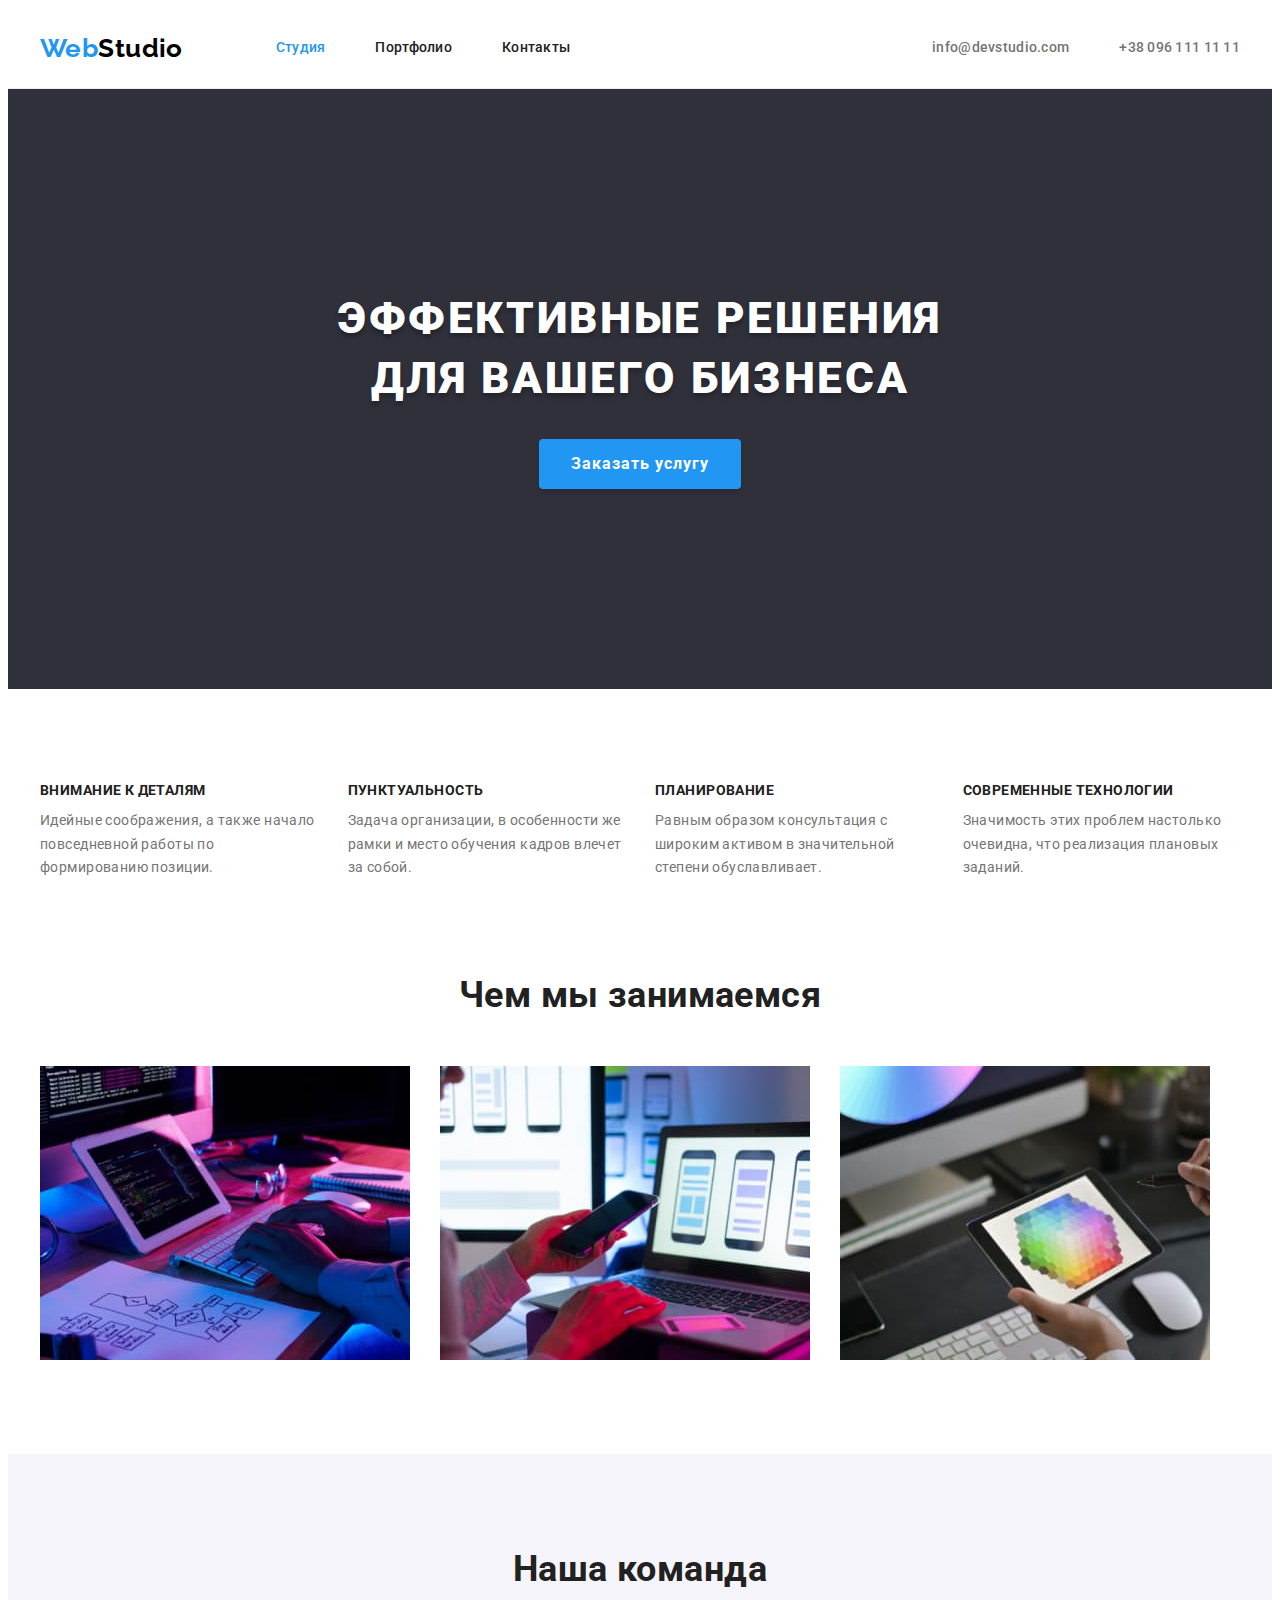
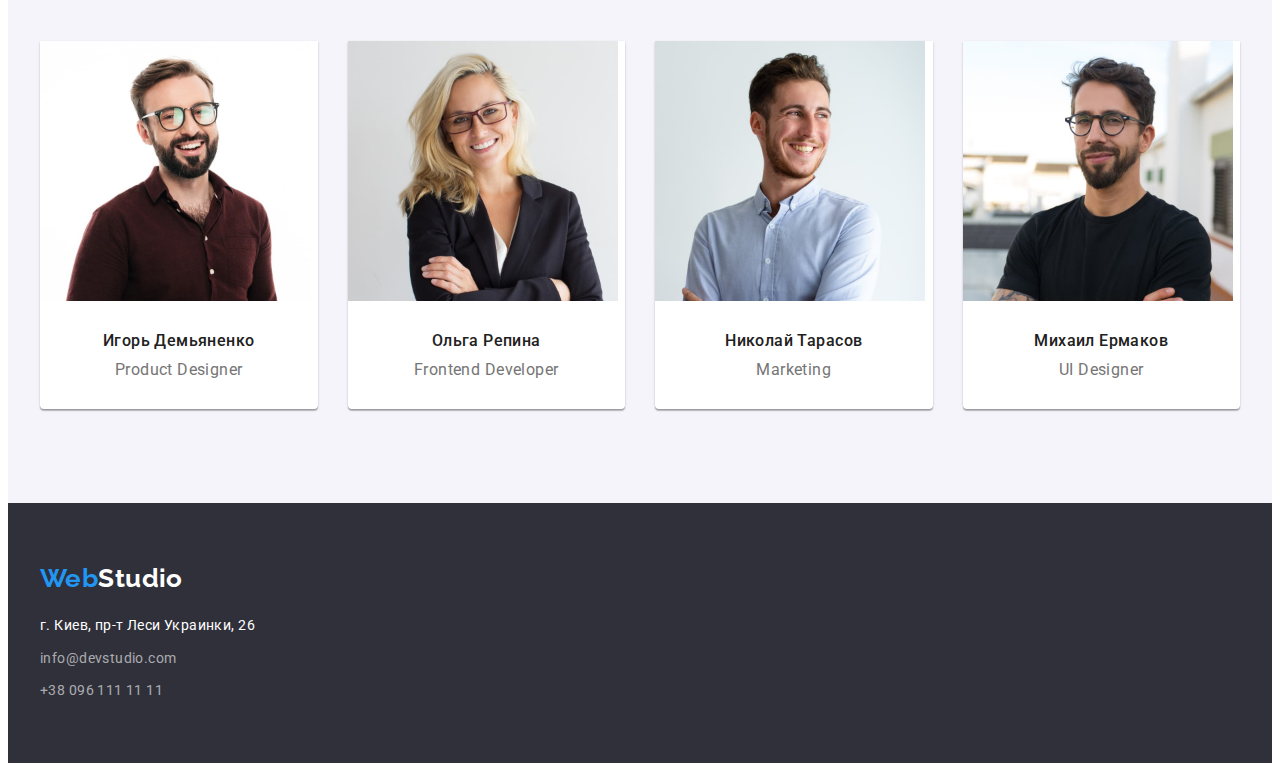
<file: index.html>
<!DOCTYPE html>
<html lang="ru">
	<head>
		<meta charset="UTF-8" />
		<meta http-equiv="X-UA-Compatible" content="IE=edge" />
		<meta name="viewport" content="width=device-width, initial-scale=1.0" />
		<link rel="preconnect" href="https://fonts.googleapis.com" />
		<link rel="preconnect" href="https://fonts.gstatic.com" crossorigin />
		<link
			href="https://fonts.googleapis.com/css2?family=Raleway:wght@700&family=Roboto:wght@400;500;700;900&display=swap"
			rel="stylesheet" />
		<title>WebStudio</title>
		<link
			rel="stylesheet"
			href="https://cdnjs.cloudflare.com/ajax/libs/modern-normalize/1.1.0/modern-normalize.min.css"
			integrity="sha512-wpPYUAdjBVSE4KJnH1VR1HeZfpl1ub8YT/NKx4PuQ5NmX2tKuGu6U/JRp5y+Y8XG2tV+wKQpNHVUX03MfMFn9Q=="
			crossorigin="anonymous"
			referrerpolicy="no-referrer" />
		<link rel="stylesheet" href="./css/styles.css" />
	</head>
	<body>
		<!-- ---------------------------HEADER---------------------------------------->
		<header class="header">
			<div class="container">
				<a class="header-logo link" href="/"><span class="header-text">Web</span>Studio</a>
				<nav class="header-nav">
					<ul class="header-list list">
						<li class="header-item">
							<a class="header-link link current" href="./index.html">Студия</a>
						</li>
						<li class="header-item">
							<a class="header-link link" href="./portfolio.html">Портфолио</a>
						</li>
						<li class="header-item">
							<a class="header-link link" href="">Контакты</a>
						</li>
					</ul>
				</nav>
				<ul class="contacts-list list">
					<li class="contacts-item">
						<a class="header-contact link" href="mailto:info@devstudio.com" target="_blank">info@devstudio.com</a>
					</li>
					<li class="contacts-item">
						<a class="header-contact link" href="tel:+380961111111">+38 096 111 11 11</a>
					</li>
				</ul>
			</div>
		</header>
		<!-- ----------------------------MAIN---------------------------------------->
		<main>
			<!-- --------------------------HERO---------------------------------------->
			<section class="hero">
				<div class="container">
					<h1 class="hero-title">Эффективные решения для вашего бизнеса</h1>
					<button class="hero-btn button" type="button">Заказать услугу</button>
				</div>
			</section>
			<!-- ------------------------FEATURES---------------------------------------->
			<section class="features">
				<div class="container">
					<h2 class="visually-hidden">Особливості</h2>
					<ul class="list">
						<li class="features-item">
							<h3 class="item-title">внимание к деталям</h3>
							<p class="item-text">Идейные соображения, а также начало повседневной работы по формированию позиции.</p>
						</li>
						<li class="features-item">
							<h3 class="item-title">пунктуальность</h3>
							<p class="item-text">
								Задача организации, в особенности же рамки и место обучения кадров влечет за собой.
							</p>
						</li>
						<li class="features-item">
							<h3 class="item-title">планирование</h3>
							<p class="item-text">
								Равным образом консультация с широким активом в значительной степени обуславливает.
							</p>
						</li>
						<li class="features-item">
							<h3 class="item-title">современные технологии</h3>
							<p class="item-text">Значимость этих проблем настолько очевидна, что реализация плановых заданий.</p>
						</li>
					</ul>
				</div>
			</section>
			<!-- ------------------------ABOUT US---------------------------------------->
			<section class="about section">
				<div class="container">
					<h2 class="about-title">Чем мы занимаемся</h2>
					<ul class="list">
						<li class="about-item">
							<a href="">
								<img class="image" src="./images/work-card-1.jpg" alt="написання коду" width="370" height="294" />
							</a>
						</li>
						<li class="about-item">
							<a href="">
								<img class="image" src="./images/work-card-2.jpg" alt="вибір макету" width="370" height="294" />
							</a>
						</li>
						<li class="about-item">
							<a href="">
								<img class="image" src="./images/work-card-3.jpg" alt="вибір кольору" width="370" height="294" />
							</a>
						</li>
					</ul>
				</div>
			</section>
			<!-- -------------------------TEAM---------------------------------------->
			<section class="team section">
				<div class="container">
					<h2 class="team-title">Наша команда</h2>
					<ul class="team-list list">
						<li class="team-item">
							<img class="image" src="./images/team-card-1.jpg" alt="Игорь Демьяненко" width="270" height="260" />
							<div class="team-wrap">
								<h3 class="team-item-title">Игорь Демьяненко</h3>
								<p class="team-item-text" lang="en">Product Designer</p>
							</div>
						</li>
						<li class="team-item">
							<img class="image" src="./images/team-card-2.jpg" alt="Ольга Репина" width="270" height="260" />
							<div class="team-wrap">
								<h3 class="team-item-title">Ольга Репина</h3>
								<p class="team-item-text" lang="en">Frontend Developer</p>
							</div>
						</li>
						<li class="team-item">
							<img class="image" src="./images/team-card-3.jpg" alt="Николай Тарасов" width="270" height="260" />
							<div class="team-wrap">
								<h3 class="team-item-title">Николай Тарасов</h3>
								<p class="team-item-text" lang="en">Marketing</p>
							</div>
						</li>
						<li class="team-item">
							<img class="image" src="./images/team-card-4.jpg" alt="Михаил Ермаков" width="270" height="260" />
							<div class="team-wrap">
								<h3 class="team-item-title">Михаил Ермаков</h3>
								<p class="team-item-text" lang="en">UI Designer</p>
							</div>
						</li>
					</ul>
				</div>
			</section>
		</main>
		<!-- -------------------------FOOTER---------------------------------------->
		<footer class="footer">
			<div class="container">
				<a class="footer-logo link" href=""><span class="footer-text">Web</span>Studio</a>
				<address class="footer-address">
					<ul class="footer-list list">
						<li class="footer-item">
							<a
								class="footer-link link"
								href="https://goo.gl/maps/g8U8x3XX5DyqGBwx5"
								target="_blank"
								rel="noopener nofollow noreferrer"
								>г. Киев, пр-т Леси Украинки, 26</a
							>
						</li>
						<li class="footer-item">
							<a class="footer-contact link" href="mailto:info@devstudio.com" target="_blank">info@devstudio.com</a>
						</li>
						<li class="footer-item">
							<a class="footer-contact link" href="tel:+380961111111">+38 096 111 11 11</a>
						</li>
					</ul>
				</address>
			</div>
		</footer>
	</body>
</html>
</file>
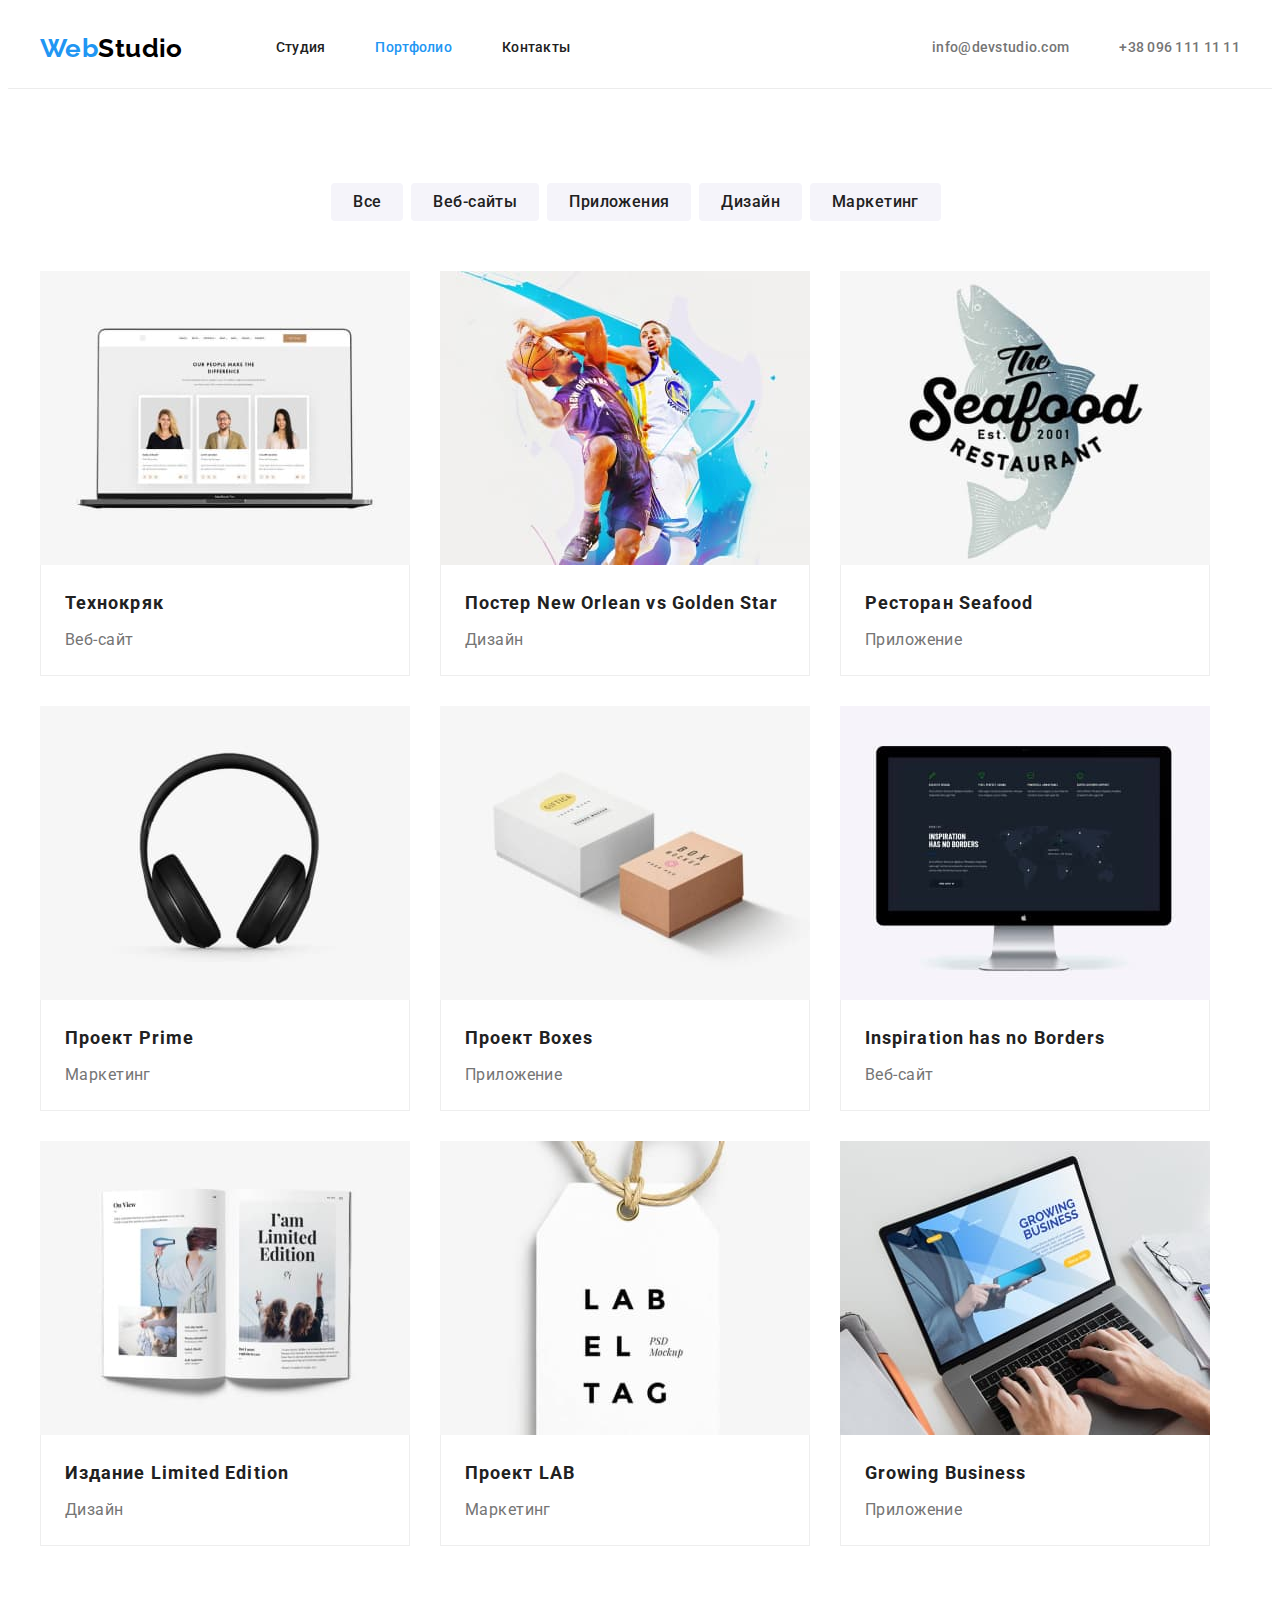
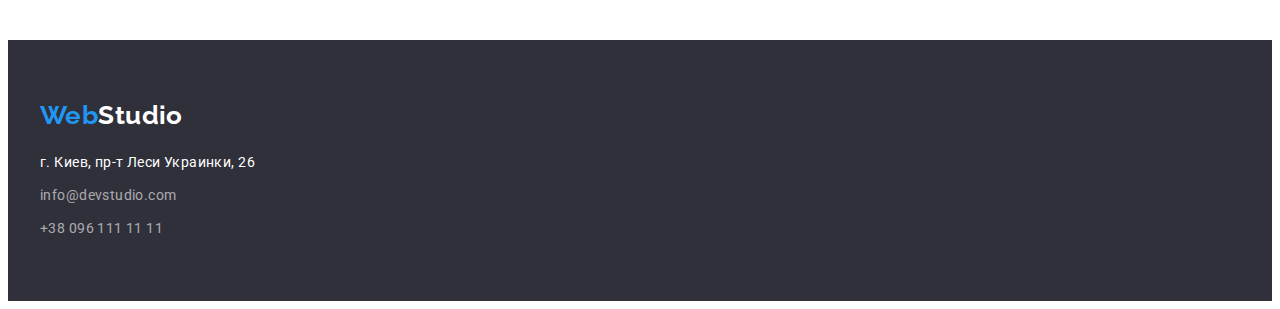
<file: portfolio.html>
<!DOCTYPE html>
<html lang="ru">
	<head>
		<meta charset="UTF-8" />
		<meta http-equiv="X-UA-Compatible" content="IE=edge" />
		<meta name="viewport" content="width=device-width, initial-scale=1.0" />
		<link rel="preconnect" href="https://fonts.googleapis.com" />
		<link rel="preconnect" href="https://fonts.gstatic.com" crossorigin />
		<link
			href="https://fonts.googleapis.com/css2?family=Raleway:wght@700&family=Roboto:wght@400;500;700;900&display=swap"
			rel="stylesheet" />
		<title>Portfolio</title>
		<link
			rel="stylesheet"
			href="https://cdnjs.cloudflare.com/ajax/libs/modern-normalize/1.1.0/modern-normalize.min.css"
			integrity="sha512-wpPYUAdjBVSE4KJnH1VR1HeZfpl1ub8YT/NKx4PuQ5NmX2tKuGu6U/JRp5y+Y8XG2tV+wKQpNHVUX03MfMFn9Q=="
			crossorigin="anonymous"
			referrerpolicy="no-referrer" />
		<link rel="stylesheet" href="./css/styles.css" />
	</head>
	<body>
		<!-- ---------------------------HEADER---------------------------------------->
		<header class="header">
			<div class="container">
				<a class="header-logo link" href="/"><span class="header-text">Web</span>Studio</a>
				<nav class="header-nav">
					<ul class="header-list list">
						<li class="header-item">
							<a class="header-link link" href="./index.html">Студия</a>
						</li>
						<li class="header-item">
							<a class="header-link link current" href="./portfolio.html">Портфолио</a>
						</li>
						<li class="header-item">
							<a class="header-link link" href="">Контакты</a>
						</li>
					</ul>
				</nav>
				<ul class="contacts-list list">
					<li class="contacts-item">
						<a class="header-contact link" href="mailto:info@devstudio.com" target="_blank">info@devstudio.com</a>
					</li>
					<li class="contacts-item">
						<a class="header-contact link" href="tel:+380961111111">+38 096 111 11 11</a>
					</li>
				</ul>
			</div>
		</header>
		<!-- ---------------------------MAIN------------------------------------------------------------------------------------------------------------->
		<!-- --------------------------FILTER------------------------------------------------------------------------------------------------------------->
		<main>
			<section class="projects section">
				<div class="container">
					<h1 class="projects-title visually-hidden">Проекти</h1>
					<ul class="filter-list list">
						<li class="filter-item">
							<button class="filter-btn button" type="button">Все</button>
						</li>
						<li class="filter-item">
							<button class="filter-btn button" type="button">Веб-сайты</button>
						</li>
						<li class="filter-item">
							<button class="filter-btn button" type="button">Приложения</button>
						</li>
						<li class="filter-item">
							<button class="filter-btn button" type="button">Дизайн</button>
						</li>
						<li class="filter-item">
							<button class="filter-btn button" type="button">Маркетинг</button>
						</li>
					</ul>
					<!-- --------------------------PROJECTS--------------------------------------------------------------------------------------------------------->
					<ul class="projects-list list">
						<li class="projects-item">
							<a class="projects-link link" href="">
								<img class="image" src="./images/project1.jpg" alt="Технокряк" width="370" height="294" />
								<div class="projects-wrap">
									<h2 class="projects-title">Технокряк</h2>
									<p class="projects-text">Веб-сайт</p>
								</div>
							</a>
						</li>
						<li class="projects-item">
							<a class="projects-link link" href="">
								<img
									class="image"
									src="./images/project2.jpg"
									alt="Постер New Orlean vs Golden Star"
									width="370"
									height="294" />
								<div class="projects-wrap">
									<h2 class="projects-title">Постер New Orlean vs Golden Star</h2>
									<p class="projects-text">Дизайн</p>
								</div>
							</a>
						</li>
						<li class="projects-item">
							<a class="projects-link link" href="">
								<img class="image" src="./images/project3.jpg" alt="Ресторан Seafood" width="370" height="294" />
								<div class="projects-wrap">
									<h2 class="projects-title">Ресторан Seafood</h2>
									<p class="projects-text">Приложение</p>
								</div>
							</a>
						</li>
						<li class="projects-item">
							<a class="projects-link link" href="">
								<img class="image" src="./images/project4.jpg" alt="Проект Prime" width="370" height="294" />
								<div class="projects-wrap">
									<h2 class="projects-title">Проект Prime</h2>
									<p class="projects-text">Маркетинг</p>
								</div>
							</a>
						</li>
						<li class="projects-item">
							<a class="projects-link link" href="">
								<img class="image" src="./images/project5.jpg" alt="Проект Boxes" width="370" height="294" />
								<div class="projects-wrap">
									<h2 class="projects-title">Проект Boxes</h2>
									<p class="projects-text">Приложение</p>
								</div>
							</a>
						</li>
						<li class="projects-item">
							<a class="projects-link link" href="">
								<img
									class="image"
									lang="en"
									src="./images/project6.jpg"
									alt="Inspiration has no Borders"
									width="370"
									height="294" />
								<div class="projects-wrap">
									<h2 lang="en" class="projects-title">Inspiration has no Borders</h2>
									<p class="projects-text">Веб-сайт</p>
								</div>
							</a>
						</li>
						<li class="projects-item">
							<a class="projects-link link" href="">
								<img class="image" src="./images/project7.jpg" alt="Издание Limited Edition" width="370" height="294" />
								<div class="projects-wrap">
									<h2 class="projects-title">Издание Limited Edition</h2>
									<p class="projects-text">Дизайн</p>
								</div>
							</a>
						</li>
						<li class="projects-item">
							<a class="projects-link link" href="">
								<img class="image" src="./images/project8.jpg" alt="Проект LAB" width="370" height="294" />
								<div class="projects-wrap">
									<h2 class="projects-title">Проект LAB</h2>
									<p class="projects-text">Маркетинг</p>
								</div>
							</a>
						</li>
						<li class="projects-item">
							<a class="projects-link link" href="">
								<img
									class="image"
									lang="en"
									src="./images/project9.jpg"
									alt="Growing Business"
									width="370"
									height="294" />
								<div class="projects-wrap">
									<h2 lang="en" class="projects-title">Growing Business</h2>
									<p class="projects-text">Приложение</p>
								</div>
							</a>
						</li>
					</ul>
				</div>
			</section>
		</main>
		<!-- ---------------------------FOOTER---------------------------------->
		<footer class="footer">
			<div class="container">
				<a class="footer-logo link" href=""><span class="footer-text">Web</span>Studio</a>
				<address class="footer-address">
					<ul class="footer-list list">
						<li class="footer-item">
							<a
								class="footer-link link"
								href="https://goo.gl/maps/g8U8x3XX5DyqGBwx5"
								target="_blank"
								rel="noopener nofollow noreferrer"
								>г. Киев, пр-т Леси Украинки, 26</a
							>
						</li>
						<li class="footer-item">
							<a class="footer-contact link" href="mailto:info@devstudio.com" target="_blank">info@devstudio.com</a>
						</li>
						<li class="footer-item">
							<a class="footer-contact link" href="tel:+380961111111">+38 096 111 11 11</a>
						</li>
					</ul>
				</address>
			</div>
		</footer>
	</body>
</html>
</file>
<file: css/styles.css>
/* Позиціонування */
/* Блочна модель */
/* Типографія */
/* Візуал */
/* Інше */

:root {
	--main-header-color: #212121;
	--main-text-color: #757575;
	--bg-header-color: #ffffff;
	--accent-color: #2196f3;
	--logo-color: #000000;
	--bg-color: #2f303a;
	--team-gb-color: #f5f4fa;
	--footer-contact-color: rgba(255, 255, 255, 0.6);
	--header-border: #ececec;
	--table-border: #eeeeee;
}

h1,
h2,
h3,
h4,
h5,
h6,
p,
ul {
	margin: 0;
	padding: 0;
}

body {
	font-family: "Roboto", sans-serif;
	color: var(--main-header-color);
	font-size: 14px;
	letter-spacing: 0.03em;
	background-color: var(--bg-header-color);
}

.container {
	margin: 0 auto;
	width: 1200px;
	padding-left: 15px;
	padding-right: 15px;
}

.section {
	padding: 94px 0;
}

.link {
	text-decoration: none;
}

.list {
	list-style: none;
}

.button {
	cursor: pointer;
}

.image {
	display: block;
}

.visually-hidden {
	position: absolute;
	white-space: nowrap;
	width: 1px;
	height: 1px;
	overflow: hidden;
	border: 0;
	padding: 0;
	clip: rect(0 0 0 0);
	clip-path: inset(50%);
	margin: -1px;
}

/* ----------------------HEADER-------------------------------------- */

.header {
	border-bottom: 1px solid var(--header-border);
}

.header > .container {
	display: flex;
	align-items: center;
}

.header-logo,
.footer-logo {
	font-family: "Raleway";
	font-weight: 700;
	font-size: 26px;
	line-height: 1.19;
	color: var(--logo-color);
}

.header-text,
.footer-text {
	color: var(--accent-color);
}

.header-nav {
	margin-left: 93px;
}

.header-list {
	display: flex;
}

.header-item + .header-item {
	margin-left: 50px;
}

.contacts-list {
	display: flex;
	margin-left: auto;
}

.contacts-item + .contacts-item {
	margin-left: 50px;
}

.header-link,
.header-contact {
	display: block;
	padding-top: 32px;
	padding-bottom: 32px;

	font-weight: 500;
	line-height: 1.14;
	letter-spacing: 0.02em;
	color: inherit;
}

.header-contact {
	color: var(--main-text-color);
}

.header-link:hover,
.header-link:focus,
.header-contact:hover,
.header-contact:focus {
	color: var(--accent-color);
}

.current {
	color: var(--accent-color);
}

.header-phone {
	color: var(--main-text-color);
}

/* -----------------------HERO-------------------------------------- */

.hero {
	padding-top: 200px;
	padding-bottom: 200px;

	text-align: center;

	background-color: var(--bg-color);
}

.hero-title {
	max-width: 696px;
	margin: 0 auto;
	margin-bottom: 30px;

	font-weight: 900;
	font-size: 44px;
	line-height: 1.36;
	letter-spacing: 0.06em;
	text-transform: uppercase;
	color: var(--bg-header-color);
	text-shadow: 0px 4px 4px rgba(0, 0, 0, 0.25);
}

.hero-btn {
	padding: 10px 32px;

	font-family: inherit;
	font-weight: 700;
	font-size: 16px;
	line-height: 1.875;
	text-align: center;
	letter-spacing: 0.06em;
	color: var(--bg-header-color);

	background-color: var(--accent-color);
	box-shadow: 0px 4px 4px rgba(0, 0, 0, 0.15);
	border-radius: 4px;
	border: transparent;
}

/* ---------------------FEATURES-------------------------------------- */

.features {
	padding-top: 94px;
}

.features .list {
	display: flex;
}

.features-item {
	flex-basis: calc((100% - 90px) / 4);
	margin-right: 30px;
}

.features-item:last-child {
	margin-right: 0;
}
.item-title {
	margin-bottom: 10px;

	font-weight: 700;
	font-size: inherit;
	line-height: 1.14;
	text-transform: uppercase;
}

.item-text {
	line-height: 1.71;
	color: var(--main-text-color);
}

/* ----------------------ABOUT-------------------------------------- */

.about-title,
.team-title {
	margin-bottom: 50px;

	font-weight: 700;
	font-size: 36px;
	line-height: 1.17;
	text-align: center;
}

.about .list {
	display: flex;
}

.about-item {
	flex-basis: calc((100% - 60px) / 4);
	margin-right: 30px;
}

.about-item:last-child {
	margin-right: 0;
}

/* -----------------------TEAM-------------------------------------- */

.team {
	background-color: var(--team-gb-color);
}

.team-list {
	display: flex;
}

.team-item {
	flex-basis: calc((100% - 90px) / 4);
	margin-right: 30px;

	line-height: 1.19;
	background-color: var(--bg-header-color);
	box-shadow: 0px 1px 3px rgba(0, 0, 0, 0.12), 0px 1px 1px rgba(0, 0, 0, 0.14), 0px 2px 1px rgba(0, 0, 0, 0.2);
	border-radius: 0px 0px 4px 4px;
}

.team-item:last-child {
	margin-right: 0;
}

.team-wrap {
	padding-top: 30px;
	padding-bottom: 30px;
}

.team-item-title {
	margin-bottom: 10px;

	font-weight: 500;
	font-size: 16px;
	text-align: center;
}

.team-item-text {
	font-size: 16px;
	text-align: center;
	color: var(--main-text-color);
}

/* -----------------------FOOTER-------------------------------------- */

.footer {
	padding: 60px 0;
	background-color: var(--bg-color);
}

.footer-logo {
	margin-bottom: 20px;
	display: block;

	color: var(--bg-header-color);
}

.footer-address {
	font-style: normal;
}

.footer-item:not(:last-child) {
	margin-bottom: 9px;
}

.footer-link,
.footer-contact {
	line-height: 1.71;
	color: var(--bg-header-color);
}

.footer-contact {
	color: var(--footer-contact-color);
}

.footer-contact:hover,
.footer-contact:focus {
	color: var(--accent-color);
}

/* -----------------------MAIN PORTFOLIO-------------------------------------- */

.filter-list {
	display: flex;
	justify-content: center;
	margin-bottom: 50px;
}

.filter-item {
	margin-right: 8px;
}

.filter-btn {
	padding: 6px 22px;

	font-family: inherit;
	font-weight: 500;
	font-size: 16px;
	line-height: 1.62;
	text-align: center;
	letter-spacing: inherit;
	color: inherit;

	background-color: var(--team-gb-color);
	border-radius: 4px;
	border: none;
}

.filter-btn:hover,
.filter-btn:focus {
	color: var(--bg-header-color);
	background-color: var(--accent-color);
}

/* -----------------------MAIN PROJECTS-------------------------------------- */
.projects-list {
	display: flex;
	flex-wrap: wrap;
}

.projects-item {
	margin-right: 30px;
	margin-bottom: 30px;
}

.projects-item:nth-child(3n) {
	margin-right: 0;
}

.projects-item:nth-last-child(-n + 3) {
	margin-bottom: 0;
}
.projects-link {
	color: inherit;
}

.projects-wrap {
	padding: 20px 24px;

	border: 1px solid var(--table-border);
	border-top: none;
}

.projects-title {
	margin-bottom: 4px;

	font-weight: 700;
	font-size: 18px;
	line-height: 2;
	letter-spacing: 0.06em;
}

.projects-text {
	font-size: 16px;
	line-height: 1.88;
	color: var(--main-text-color);
}
</file>
